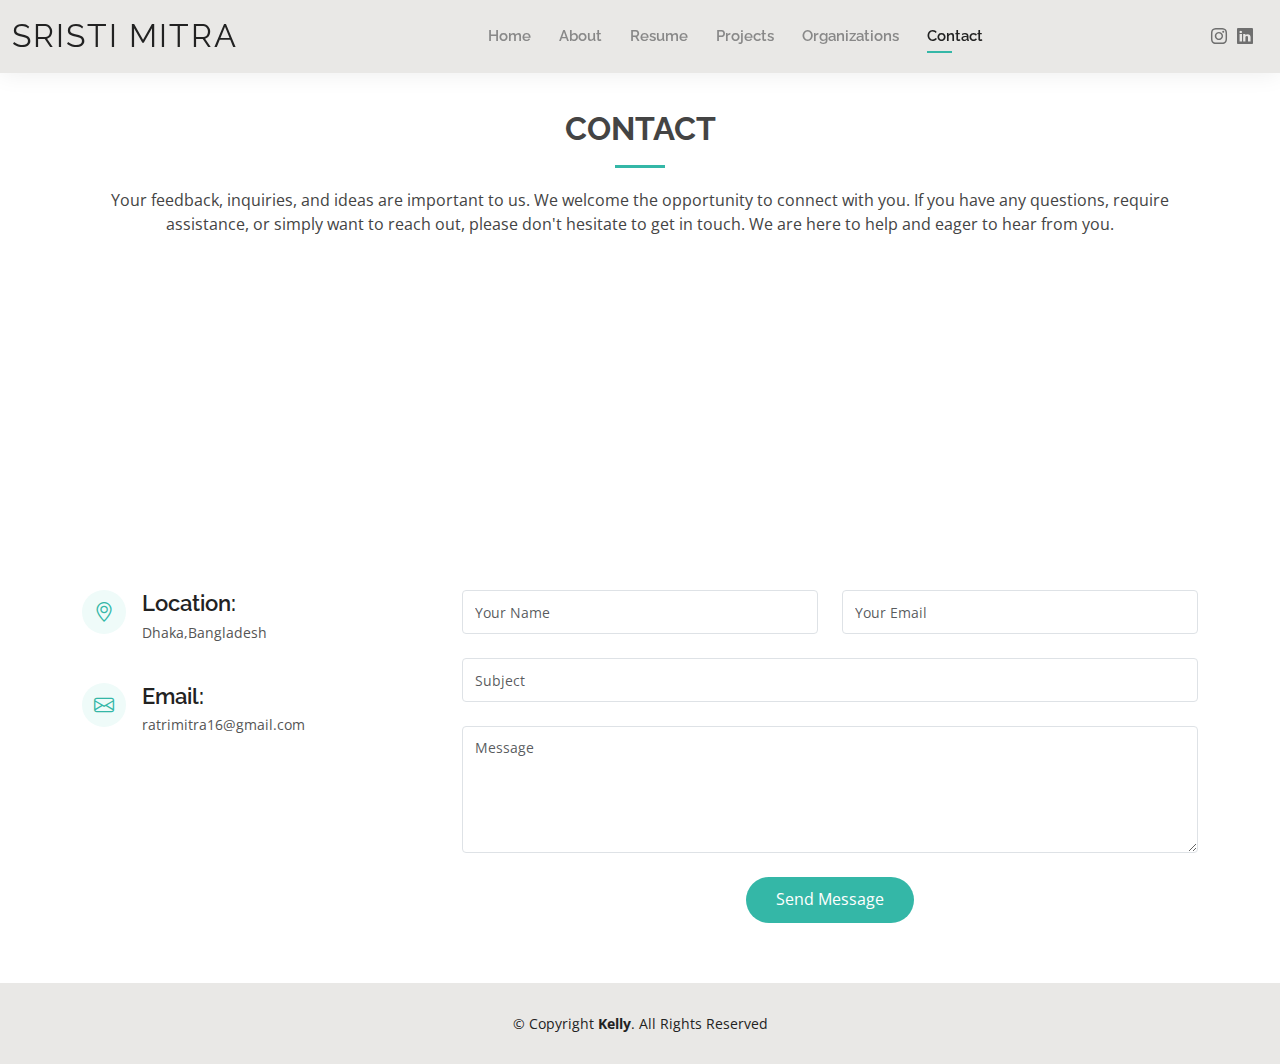
<file: contact.html>
<!DOCTYPE html>
<html lang="en">

<head>
  <meta charset="utf-8">
  <meta content="width=device-width, initial-scale=1.0" name="viewport">

  <title>Contact - Sristi Mitra</title>
  <meta content="" name="description">
  <meta content="" name="keywords">

  <!-- Favicons -->
  <link href="assets/img/favicon.png" rel="icon">
  <link href="assets/img/apple-touch-icon.png" rel="apple-touch-icon">

  <!-- Google Fonts -->
  <link href="https://fonts.googleapis.com/css?family=Open+Sans:300,300i,400,400i,600,600i,700,700i|Raleway:300,300i,400,400i,500,500i,600,600i,700,700i|Poppins:300,300i,400,400i,500,500i,600,600i,700,700i" rel="stylesheet">

  <!-- Vendor CSS Files -->
  <link href="assets/vendor/aos/aos.css" rel="stylesheet">
  <link href="assets/vendor/bootstrap/css/bootstrap.min.css" rel="stylesheet">
  <link href="assets/vendor/bootstrap-icons/bootstrap-icons.css" rel="stylesheet">
  <link href="assets/vendor/boxicons/css/boxicons.min.css" rel="stylesheet">
  <link href="assets/vendor/glightbox/css/glightbox.min.css" rel="stylesheet">
  <link href="assets/vendor/swiper/swiper-bundle.min.css" rel="stylesheet">

  <!-- Template Main CSS File -->
  <link href="assets/css/style.css" rel="stylesheet">
</head>

<body>

  <!-- ======= Header ======= -->
  <header id="header" class="fixed-top">
    <div class="container-fluid d-flex justify-content-between align-items-center">

      <h1 class="logo me-auto me-lg-0"><a href="index.html">Sristi Mitra</a></h1>
      <!-- Uncomment below if you prefer to use an image logo -->
      <!-- <a href="index.html" class="logo"><img src="assets/img/logo.png" alt="" class="img-fluid"></a>-->

      <nav id="navbar" class="navbar order-last order-lg-0">
        <ul>
          <li><a href="index.html">Home</a></li>
          <li><a href="about.html">About</a></li>
          <li><a href="resume.html">Resume</a></li>
          <li><a href="projects.html">Projects</a></li>
          <li><a href="portfolio.html">Organizations</a></li>
          <li><a class="active" href="contact.html">Contact</a></li>
        </ul>
        <i class="bi bi-list mobile-nav-toggle"></i>
      </nav><!-- .navbar -->

      <div class="header-social-links">

        <a href="https://instagram.com/a_sadburrito_?igshid=OGQ5ZDc2ODk2ZA==" class="instagram"><i class="bi bi-instagram"></i></a>
        <a href="https://www.linkedin.com/in/sristi-mitra-3260b11b4/" class="linkedin"><i class="bi bi-linkedin"></i></i></a>
      </div>

    </div>

  </header><!-- End Header -->

  <main id="main">

    <!-- ======= Contact Section ======= -->
    <section id="contact" class="contact">
      <div class="container" data-aos="fade-up">

        <div class="section-title">
          <h2>Contact</h2>
          <p>Your feedback, inquiries, and ideas are important to us. We welcome the opportunity to connect with you. If you have any questions, require assistance, or simply want to reach out, please don't hesitate to get in touch. We are here to help and eager to hear from you.</p>
        </div>

        <div>
          <iframe style="border:0; width: 100%; height: 270px;" src="https://www.google.com/maps/embed?pb=!1m18!1m12!1m3!1d116833.95338886735!2d90.419689!3d23.780840500000014!2m3!1f0!2f0!3f0!3m2!1i1024!2i768!4f13.1!3m3!1m2!1s0x3755b8b087026b81%3A0x8fa563bbdd5904c2!2sDhaka!5e0!3m2!1sen!2sbd!4v1698604173525!5m2!1sen!2sbd" frameborder="0" allowfullscreen></iframe>
        </div>

        <div class="row mt-5">

          <div class="col-lg-4">
            <div class="info">
              <div class="address">
                <i class="bi bi-geo-alt"></i>
                <h4>Location:</h4>
                <p>Dhaka,Bangladesh</p>
              </div>

              <div class="email">
                <i class="bi bi-envelope"></i>
                <h4>Email:</h4>
                <p>ratrimitra16@gmail.com</p>
              </div>

            </div>

          </div>

          <div class="col-lg-8 mt-5 mt-lg-0">

            <form action="forms/contact.php" method="post" role="form" class="php-email-form">
              <div class="row">
                <div class="col-md-6 form-group">
                  <input type="text" name="name" class="form-control" id="name" placeholder="Your Name" required>
                </div>
                <div class="col-md-6 form-group mt-3 mt-md-0">
                  <input type="email" class="form-control" name="email" id="email" placeholder="Your Email" required>
                </div>
              </div>
              <div class="form-group mt-3">
                <input type="text" class="form-control" name="subject" id="subject" placeholder="Subject" required>
              </div>
              <div class="form-group mt-3">
                <textarea class="form-control" name="message" rows="5" placeholder="Message" required></textarea>
              </div>
              <div class="my-3">
                <div class="loading">Loading</div>
                <div class="error-message"></div>
                <div class="sent-message">Your message has been sent. Thank you!</div>
              </div>
              <div class="text-center"><button type="submit">Send Message</button></div>
            </form>

          </div>

        </div>

      </div>
    </section><!-- End Contact Section -->

  </main><!-- End #main -->

  <!-- ======= Footer ======= -->
  <footer id="footer">
    <div class="container">
      <div class="copyright">
        &copy; Copyright <strong><span>Kelly</span></strong>. All Rights Reserved
      </div>
    </div>
  </footer><!-- End  Footer -->

  <div id="preloader"></div>
  <a href="#" class="back-to-top d-flex align-items-center justify-content-center"><i class="bi bi-arrow-up-short"></i></a>

  <!-- Vendor JS Files -->
  <script src="assets/vendor/purecounter/purecounter_vanilla.js"></script>
  <script src="assets/vendor/aos/aos.js"></script>
  <script src="assets/vendor/bootstrap/js/bootstrap.bundle.min.js"></script>
  <script src="assets/vendor/glightbox/js/glightbox.min.js"></script>
  <script src="assets/vendor/isotope-layout/isotope.pkgd.min.js"></script>
  <script src="assets/vendor/swiper/swiper-bundle.min.js"></script>
  <script src="assets/vendor/waypoints/noframework.waypoints.js"></script>
  <script src="assets/vendor/php-email-form/validate.js"></script>

  <!-- Template Main JS File -->
  <script src="assets/js/main.js"></script>

</body>

</html>
</file>
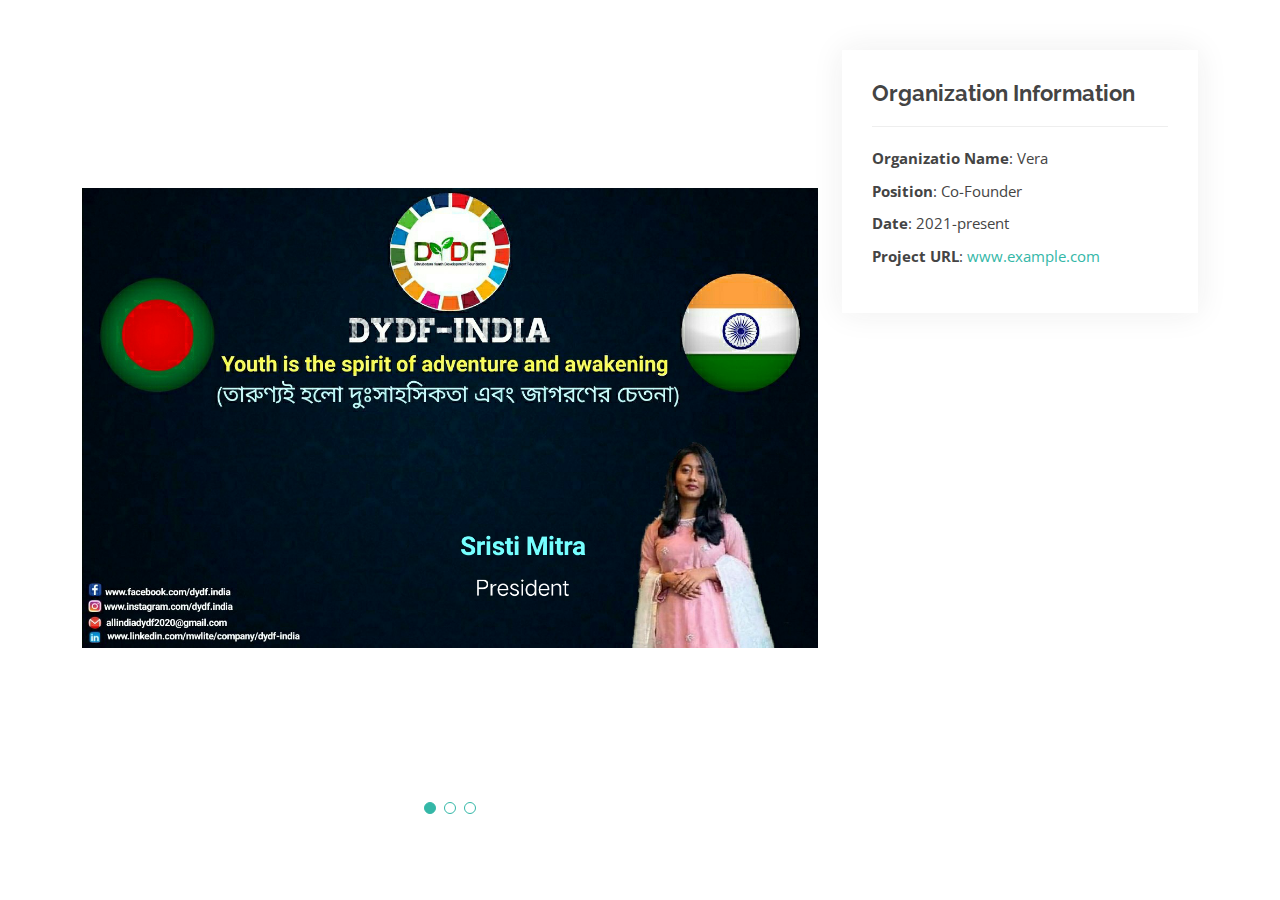
<file: portfolio details 2.html>
<!DOCTYPE html>
<html lang="en">

<head>
  <meta charset="utf-8">
  <meta content="width=device-width, initial-scale=1.0" name="viewport">

  <title>Portfolio Details - Sristi Mitra</title>
  <meta content="" name="description">
  <meta content="" name="keywords">

  <!-- Favicons -->
  <link href="assets/img/favicon.png" rel="icon">
  <link href="assets/img/apple-touch-icon.png" rel="apple-touch-icon">

  <!-- Google Fonts -->
  <link href="https://fonts.googleapis.com/css?family=Open+Sans:300,300i,400,400i,600,600i,700,700i|Raleway:300,300i,400,400i,500,500i,600,600i,700,700i|Poppins:300,300i,400,400i,500,500i,600,600i,700,700i" rel="stylesheet">

  <!-- Vendor CSS Files -->
  <link href="assets/vendor/aos/aos.css" rel="stylesheet">
  <link href="assets/vendor/bootstrap/css/bootstrap.min.css" rel="stylesheet">
  <link href="assets/vendor/bootstrap-icons/bootstrap-icons.css" rel="stylesheet">
  <link href="assets/vendor/boxicons/css/boxicons.min.css" rel="stylesheet">
  <link href="assets/vendor/glightbox/css/glightbox.min.css" rel="stylesheet">
  <link href="assets/vendor/swiper/swiper-bundle.min.css" rel="stylesheet">

  <!-- Template Main CSS File -->
  <link href="assets/css/style.css" rel="stylesheet">

</head>

<body>

  <main id="main">

    <!-- ======= Portfolio Details Section ======= -->
    <section id="portfolio-details" class="portfolio-details">
      <div class="container">

        <div class="row gy-4">

          <div class="col-lg-8">
            <div class="portfolio-details-slider swiper">
              <div class="swiper-wrapper align-items-center">

                <div class="swiper-slide">
                  <img src="assets\img\portfolio\portfolio-1.png" alt="">
                </div>

                <div class="swiper-slide">
                  <img src="assets\img\portfolio\portfolio-2.jfif" alt="">
                </div>

                <div class="swiper-slide">
                  <img src="assets\img\portfolio\portfolio-3.jpeg" alt="">
                </div>

              </div>
              <div class="swiper-pagination"></div>
            </div>
          </div>

          <div class="col-lg-4">
            <div class="portfolio-info">
              <h3>Organization Information</h3>
              <ul>
                <li><strong>Organizatio Name</strong>: Vera</li>
                <li><strong>Position</strong>: Co-Founder</li>
                <li><strong>Date</strong>: 2021-present</li>
                <li><strong>Project URL</strong>: <a href="#">www.example.com</a></li>
              </ul>
            </div>
          </div>

        </div>

      </div>
    </section><!-- End Portfolio Details Section -->

  </main><!-- End #main -->

  <div id="preloader"></div>
  <a href="#" class="back-to-top d-flex align-items-center justify-content-center"><i class="bi bi-arrow-up-short"></i></a>

  <!-- Vendor JS Files -->
  <script src="assets/vendor/purecounter/purecounter_vanilla.js"></script>
  <script src="assets/vendor/aos/aos.js"></script>
  <script src="assets/vendor/bootstrap/js/bootstrap.bundle.min.js"></script>
  <script src="assets/vendor/glightbox/js/glightbox.min.js"></script>
  <script src="assets/vendor/isotope-layout/isotope.pkgd.min.js"></script>
  <script src="assets/vendor/swiper/swiper-bundle.min.js"></script>
  <script src="assets/vendor/waypoints/noframework.waypoints.js"></script>
  <script src="assets/vendor/php-email-form/validate.js"></script>

  <!-- Template Main JS File -->
  <script src="assets/js/main.js"></script>

</body>

</html>
</file>
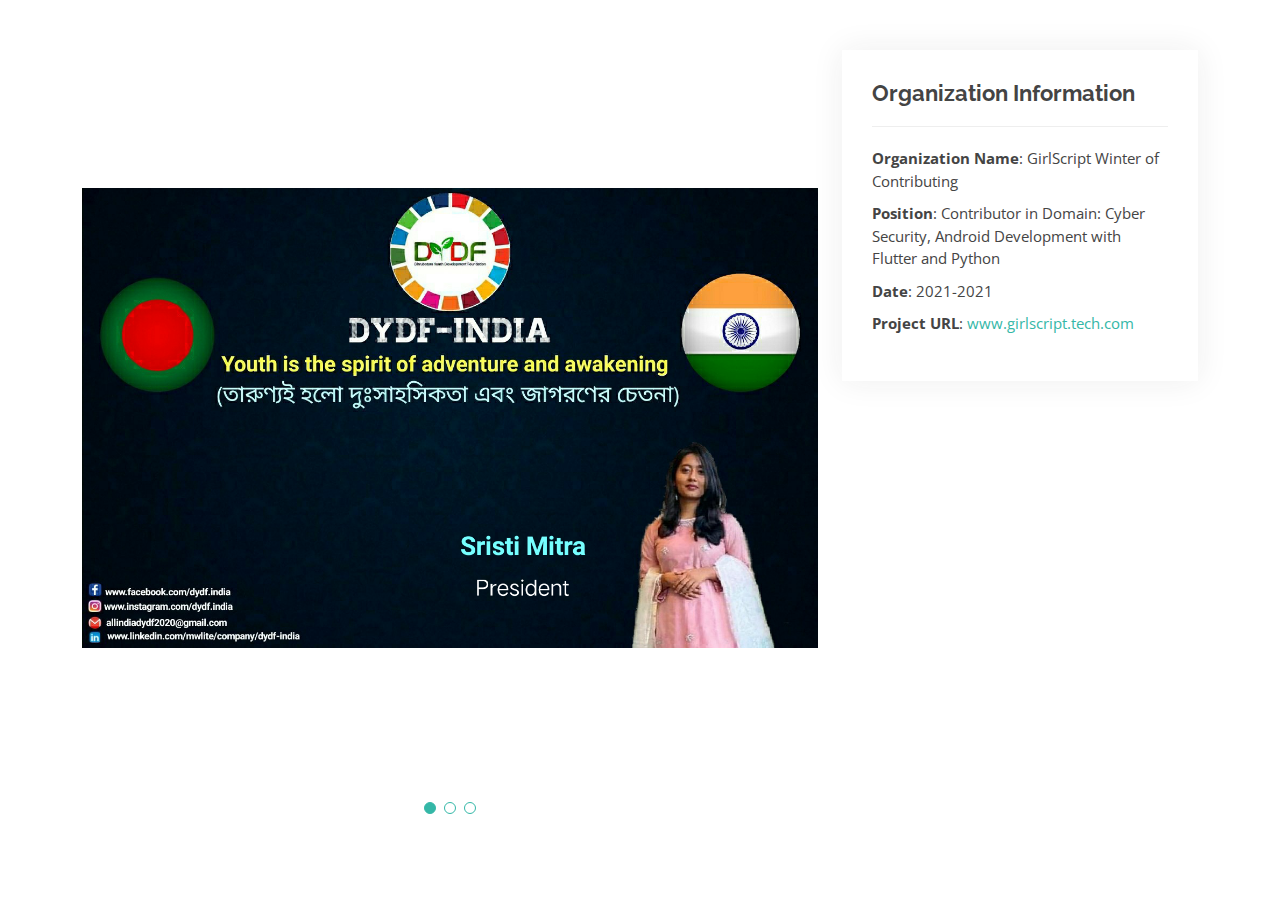
<file: portfolio details 3.html>
<!DOCTYPE html>
<html lang="en">

<head>
  <meta charset="utf-8">
  <meta content="width=device-width, initial-scale=1.0" name="viewport">

  <title>Portfolio Details - Sristi Mitra</title>
  <meta content="" name="description">
  <meta content="" name="keywords">

  <!-- Favicons -->
  <link href="assets/img/favicon.png" rel="icon">
  <link href="assets/img/apple-touch-icon.png" rel="apple-touch-icon">

  <!-- Google Fonts -->
  <link href="https://fonts.googleapis.com/css?family=Open+Sans:300,300i,400,400i,600,600i,700,700i|Raleway:300,300i,400,400i,500,500i,600,600i,700,700i|Poppins:300,300i,400,400i,500,500i,600,600i,700,700i" rel="stylesheet">

  <!-- Vendor CSS Files -->
  <link href="assets/vendor/aos/aos.css" rel="stylesheet">
  <link href="assets/vendor/bootstrap/css/bootstrap.min.css" rel="stylesheet">
  <link href="assets/vendor/bootstrap-icons/bootstrap-icons.css" rel="stylesheet">
  <link href="assets/vendor/boxicons/css/boxicons.min.css" rel="stylesheet">
  <link href="assets/vendor/glightbox/css/glightbox.min.css" rel="stylesheet">
  <link href="assets/vendor/swiper/swiper-bundle.min.css" rel="stylesheet">

  <!-- Template Main CSS File -->
  <link href="assets/css/style.css" rel="stylesheet">

</head>

<body>

  <main id="main">

    <!-- ======= Portfolio Details Section ======= -->
    <section id="portfolio-details" class="portfolio-details">
      <div class="container">

        <div class="row gy-4">

          <div class="col-lg-8">
            <div class="portfolio-details-slider swiper">
              <div class="swiper-wrapper align-items-center">

                <div class="swiper-slide">
                  <img src="assets\img\portfolio\portfolio-1.png" alt="">
                </div>

                <div class="swiper-slide">
                  <img src="assets\img\portfolio\portfolio-2.jfif" alt="">
                </div>

                <div class="swiper-slide">
                  <img src="assets\img\portfolio\portfolio-3.jpeg" alt="">
                </div>

              </div>
              <div class="swiper-pagination"></div>
            </div>
          </div>

          <div class="col-lg-4">
            <div class="portfolio-info">
              <h3>Organization Information</h3>
              <ul>
                <li><strong>Organization Name</strong>: GirlScript Winter of Contributing</li>
                <li><strong>Position</strong>: Contributor in Domain</strong>: Cyber Security, Android Development with Flutter and Python</li>
                <li><strong>Date</strong>: 2021-2021</li>
                <li><strong>Project URL</strong>: <a href="https://gwoc.girlscript.tech/">www.girlscript.tech.com</a></li>
              </ul>
            </div>
          </div>

        </div>

      </div>
    </section><!-- End Portfolio Details Section -->

  </main><!-- End #main -->

  <div id="preloader"></div>
  <a href="#" class="back-to-top d-flex align-items-center justify-content-center"><i class="bi bi-arrow-up-short"></i></a>

  <!-- Vendor JS Files -->
  <script src="assets/vendor/purecounter/purecounter_vanilla.js"></script>
  <script src="assets/vendor/aos/aos.js"></script>
  <script src="assets/vendor/bootstrap/js/bootstrap.bundle.min.js"></script>
  <script src="assets/vendor/glightbox/js/glightbox.min.js"></script>
  <script src="assets/vendor/isotope-layout/isotope.pkgd.min.js"></script>
  <script src="assets/vendor/swiper/swiper-bundle.min.js"></script>
  <script src="assets/vendor/waypoints/noframework.waypoints.js"></script>
  <script src="assets/vendor/php-email-form/validate.js"></script>

  <!-- Template Main JS File -->
  <script src="assets/js/main.js"></script>

</body>

</html>
</file>
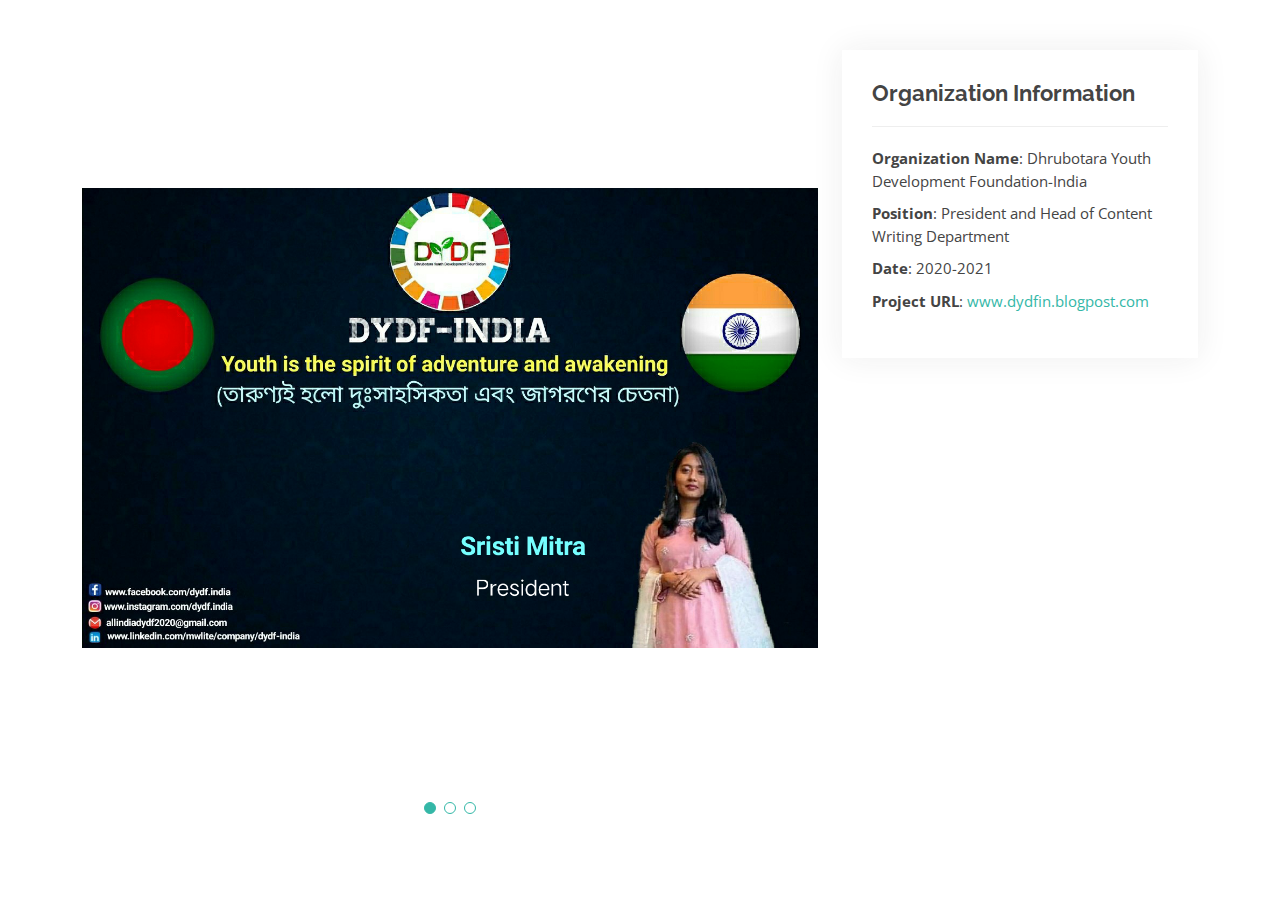
<file: portfolio-details.html>
<!DOCTYPE html>
<html lang="en">

<head>
  <meta charset="utf-8">
  <meta content="width=device-width, initial-scale=1.0" name="viewport">

  <title>Portfolio Details - Sristi Mitra</title>
  <meta content="" name="description">
  <meta content="" name="keywords">

  <!-- Favicons -->
  <link href="assets/img/favicon.png" rel="icon">
  <link href="assets/img/apple-touch-icon.png" rel="apple-touch-icon">

  <!-- Google Fonts -->
  <link href="https://fonts.googleapis.com/css?family=Open+Sans:300,300i,400,400i,600,600i,700,700i|Raleway:300,300i,400,400i,500,500i,600,600i,700,700i|Poppins:300,300i,400,400i,500,500i,600,600i,700,700i" rel="stylesheet">

  <!-- Vendor CSS Files -->
  <link href="assets/vendor/aos/aos.css" rel="stylesheet">
  <link href="assets/vendor/bootstrap/css/bootstrap.min.css" rel="stylesheet">
  <link href="assets/vendor/bootstrap-icons/bootstrap-icons.css" rel="stylesheet">
  <link href="assets/vendor/boxicons/css/boxicons.min.css" rel="stylesheet">
  <link href="assets/vendor/glightbox/css/glightbox.min.css" rel="stylesheet">
  <link href="assets/vendor/swiper/swiper-bundle.min.css" rel="stylesheet">

  <!-- Template Main CSS File -->
  <link href="assets/css/style.css" rel="stylesheet">

</head>

<body>

  <main id="main">

    <!-- ======= Portfolio Details Section ======= -->
    <section id="portfolio-details" class="portfolio-details">
      <div class="container">

        <div class="row gy-4">

          <div class="col-lg-8">
            <div class="portfolio-details-slider swiper">
              <div class="swiper-wrapper align-items-center">

                <div class="swiper-slide">
                  <img src="assets\img\portfolio\portfolio-1.png" alt="">
                </div>

                <div class="swiper-slide">
                  <img src="assets\img\portfolio\portfolio-2.jfif" alt="">
                </div>

                <div class="swiper-slide">
                  <img src="assets\img\portfolio\portfolio-3.jpeg" alt="">
                </div>

              </div>
              <div class="swiper-pagination"></div>
            </div>
          </div>

          <div class="col-lg-4">
            <div class="portfolio-info">
              <h3>Organization Information</h3>
              <ul>
                <li><strong>Organization Name</strong>: Dhrubotara Youth Development Foundation-India</li>
                <li><strong>Position</strong>: President and Head of Content Writing Department</li>
                <li><strong>Date</strong>: 2020-2021</li>
                <li><strong>Project URL</strong>: <a href="https://dydfin.blogspot.com/">www.dydfin.blogpost.com</a></li>
              </ul>
            </div>
          </div>

        </div>

      </div>
    </section><!-- End Portfolio Details Section -->

  </main><!-- End #main -->

  <div id="preloader"></div>
  <a href="#" class="back-to-top d-flex align-items-center justify-content-center"><i class="bi bi-arrow-up-short"></i></a>

  <!-- Vendor JS Files -->
  <script src="assets/vendor/purecounter/purecounter_vanilla.js"></script>
  <script src="assets/vendor/aos/aos.js"></script>
  <script src="assets/vendor/bootstrap/js/bootstrap.bundle.min.js"></script>
  <script src="assets/vendor/glightbox/js/glightbox.min.js"></script>
  <script src="assets/vendor/isotope-layout/isotope.pkgd.min.js"></script>
  <script src="assets/vendor/swiper/swiper-bundle.min.js"></script>
  <script src="assets/vendor/waypoints/noframework.waypoints.js"></script>
  <script src="assets/vendor/php-email-form/validate.js"></script>

  <!-- Template Main JS File -->
  <script src="assets/js/main.js"></script>

</body>

</html>
</file>
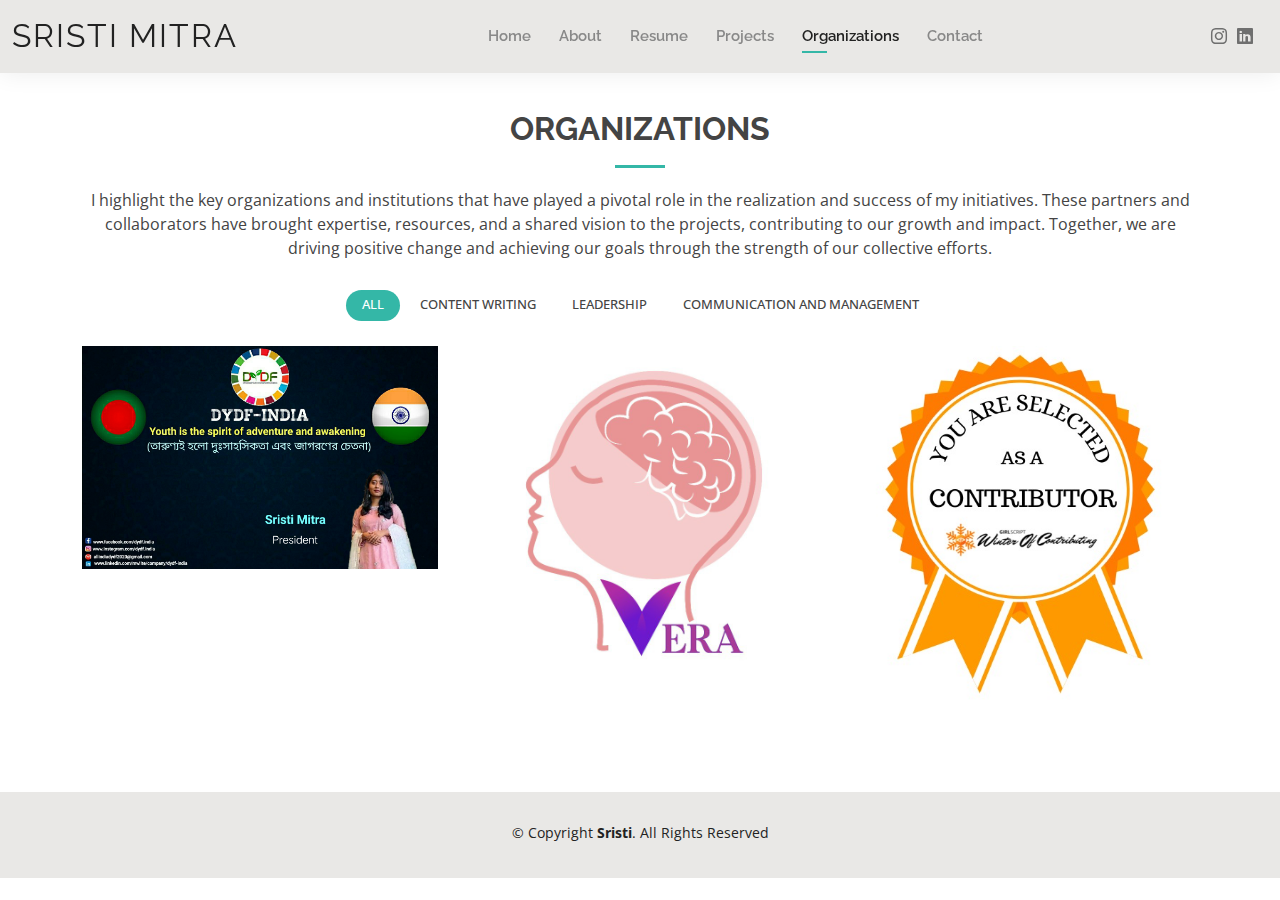
<file: portfolio.html>
<!DOCTYPE html>
<html lang="en">

<head>
  <meta charset="utf-8">
  <meta content="width=device-width, initial-scale=1.0" name="viewport">

  <title>Organizations - Sristi Mitra</title>
  <meta content="" name="description">
  <meta content="" name="keywords">

  <!-- Favicons -->
  <link href="assets/img/favicon.png" rel="icon">
  <link href="assets/img/apple-touch-icon.png" rel="apple-touch-icon">

  <!-- Google Fonts -->
  <link href="https://fonts.googleapis.com/css?family=Open+Sans:300,300i,400,400i,600,600i,700,700i|Raleway:300,300i,400,400i,500,500i,600,600i,700,700i|Poppins:300,300i,400,400i,500,500i,600,600i,700,700i" rel="stylesheet">

  <!-- Vendor CSS Files -->
  <link href="assets/vendor/aos/aos.css" rel="stylesheet">
  <link href="assets/vendor/bootstrap/css/bootstrap.min.css" rel="stylesheet">
  <link href="assets/vendor/bootstrap-icons/bootstrap-icons.css" rel="stylesheet">
  <link href="assets/vendor/boxicons/css/boxicons.min.css" rel="stylesheet">
  <link href="assets/vendor/glightbox/css/glightbox.min.css" rel="stylesheet">
  <link href="assets/vendor/swiper/swiper-bundle.min.css" rel="stylesheet">

  <!-- Template Main CSS File -->
  <link href="assets/css/style.css" rel="stylesheet">

</head>

<body>

  <!-- ======= Header ======= -->
  <header id="header" class="fixed-top">
    <div class="container-fluid d-flex justify-content-between align-items-center">

      <h1 class="logo me-auto me-lg-0"><a href="index.html">Sristi Mitra</a></h1>
      <!-- Uncomment below if you prefer to use an image logo -->
      <!-- <a href="index.html" class="logo"><img src="assets/img/logo.png" alt="" class="img-fluid"></a>-->

      <nav id="navbar" class="navbar order-last order-lg-0">
        <ul>
          <li><a href="index.html">Home</a></li>
          <li><a href="about.html">About</a></li>
          <li><a href="resume.html">Resume</a></li>
          <li><a href="projects.html">Projects</a></li>
          <li><a class="active" href="portfolio.html">Organizations</a></li>
          <li><a href="contact.html">Contact</a></li>
        </ul>
        <i class="bi bi-list mobile-nav-toggle"></i>
      </nav><!-- .navbar -->

      <div class="header-social-links">
        <a href="https://instagram.com/a_sadburrito_?igshid=OGQ5ZDc2ODk2ZA==" class="instagram"><i class="bi bi-instagram"></i></a>
        <a href="https://www.linkedin.com/in/sristi-mitra-3260b11b4/" class="linkedin"><i class="bi bi-linkedin"></i></i></a>
      </div>

    </div>

  </header><!-- End Header -->

  <main id="main">

    <!-- ======= Portfolio Section ======= -->
    <section id="portfolio" class="portfolio">
      <div class="container" data-aos="fade-up">

        <div class="section-title">
          <h2>Organizations</h2>
          <p>I highlight the key organizations and institutions that have played a pivotal role in the realization and success of my initiatives. These partners and collaborators have brought expertise, resources, and a shared vision to the projects, contributing to our growth and impact. Together, we are driving positive change and achieving our goals through the strength of our collective efforts. 
          </p>
        </div>

        <div class="row" data-aos="fade-up" data-aos-delay="100">
          <div class="col-lg-12 d-flex justify-content-center">
            <ul id="portfolio-flters">
              <li data-filter="*" class="filter-active">All</li>
              <li data-filter=".filter-app">Content Writing</li>
              <li data-filter=".filter-card">Leadership</li>
              <li data-filter=".filter-web">Communication and Management</li>
            </ul>
          </div>
        </div>

        <div class="row portfolio-container" data-aos="fade-up" data-aos-delay="200">

          <div class="col-lg-4 col-md-6 portfolio-item filter-app">
            <div class="portfolio-wrap">
              <img src="assets\img\portfolio\portfolio-1.png" class="img-fluid" alt="">
              <div class="portfolio-info">
                <h4>Content Writing</h4>
                <p>Dhrubotara Youth Development Foundation</p>
                <div class="portfolio-links">
                  <a href="assets\img\portfolio\portfolio-1.png" data-gallery="portfolioGallery" class="portfolio-lightbox" title="App 1"><i class="bx bx-plus"></i></a>
                  <a href="portfolio-details.html" class="portfolio-details-lightbox" data-glightbox="type: external" title="Portfolio Details"><i class="bx bx-link"></i></a>
                </div>
              </div>
            </div>
          </div>

          <div class="col-lg-4 col-md-6 portfolio-item filter-web">
            <div class="portfolio-wrap">
              <img src="assets\img\portfolio\portfolio-2.jfif" class="img-fluid" alt="">
              <div class="portfolio-info">
                <h4>Leadership </h4>
                <p>Vera</p>
                <div class="portfolio-links">
                  <a href="assets\img\portfolio\portfolio-2.jfif" data-gallery="portfolioGallery" class="portfolio-lightbox" title="Web 3"><i class="bx bx-plus"></i></a>
                  <a href="portfolio details 2.html" class="portfolio-details-lightbox" data-glightbox="type: external" title="Portfolio Details"><i class="bx bx-link"></i></a>
                </div>
              </div>
            </div>
          </div>

          <div class="col-lg-4 col-md-6 portfolio-item filter-card">
            <div class="portfolio-wrap">
              <img src="assets\img\portfolio\portfolio-3.jpeg" class="img-fluid" alt="">
              <div class="portfolio-info">
                <h4>Communication and Management </h4>
                <p>Contributor in Cyber Security</p>
                <div class="portfolio-links">
                  <a href="assets\img\portfolio\portfolio-3.jpeg" data-gallery="portfolioGallery" class="portfolio-lightbox" title="Card 2"><i class="bx bx-plus"></i></a>
                  <a href="portfolio details 3.html" class="portfolio-details-lightbox" data-glightbox="type: external" title="Portfolio Details"><i class="bx bx-link"></i></a>
                </div>
              </div>
            </div>
          </div>

        
            </div>
          </div>

              </div>
            </div>
          </div>

        </div>

      </div>
    </section><!-- End Portfolio Section -->

  </main><!-- End #main -->

  <!-- ======= Footer ======= -->
  <footer id="footer">
    <div class="container">
      <div class="copyright">
        &copy; Copyright <strong><span>Sristi</span></strong>. All Rights Reserved
      </div>
      <div class="credits">
    </div>
  </footer><!-- End  Footer -->

  <div id="preloader"></div>
  <a href="#" class="back-to-top d-flex align-items-center justify-content-center"><i class="bi bi-arrow-up-short"></i></a>

  <!-- Vendor JS Files -->
  <script src="assets/vendor/purecounter/purecounter_vanilla.js"></script>
  <script src="assets/vendor/aos/aos.js"></script>
  <script src="assets/vendor/bootstrap/js/bootstrap.bundle.min.js"></script>
  <script src="assets/vendor/glightbox/js/glightbox.min.js"></script>
  <script src="assets/vendor/isotope-layout/isotope.pkgd.min.js"></script>
  <script src="assets/vendor/swiper/swiper-bundle.min.js"></script>
  <script src="assets/vendor/waypoints/noframework.waypoints.js"></script>
  <script src="assets/vendor/php-email-form/validate.js"></script>

  <!-- Template Main JS File -->
  <script src="assets/js/main.js"></script>

</body>

</html>
</file>
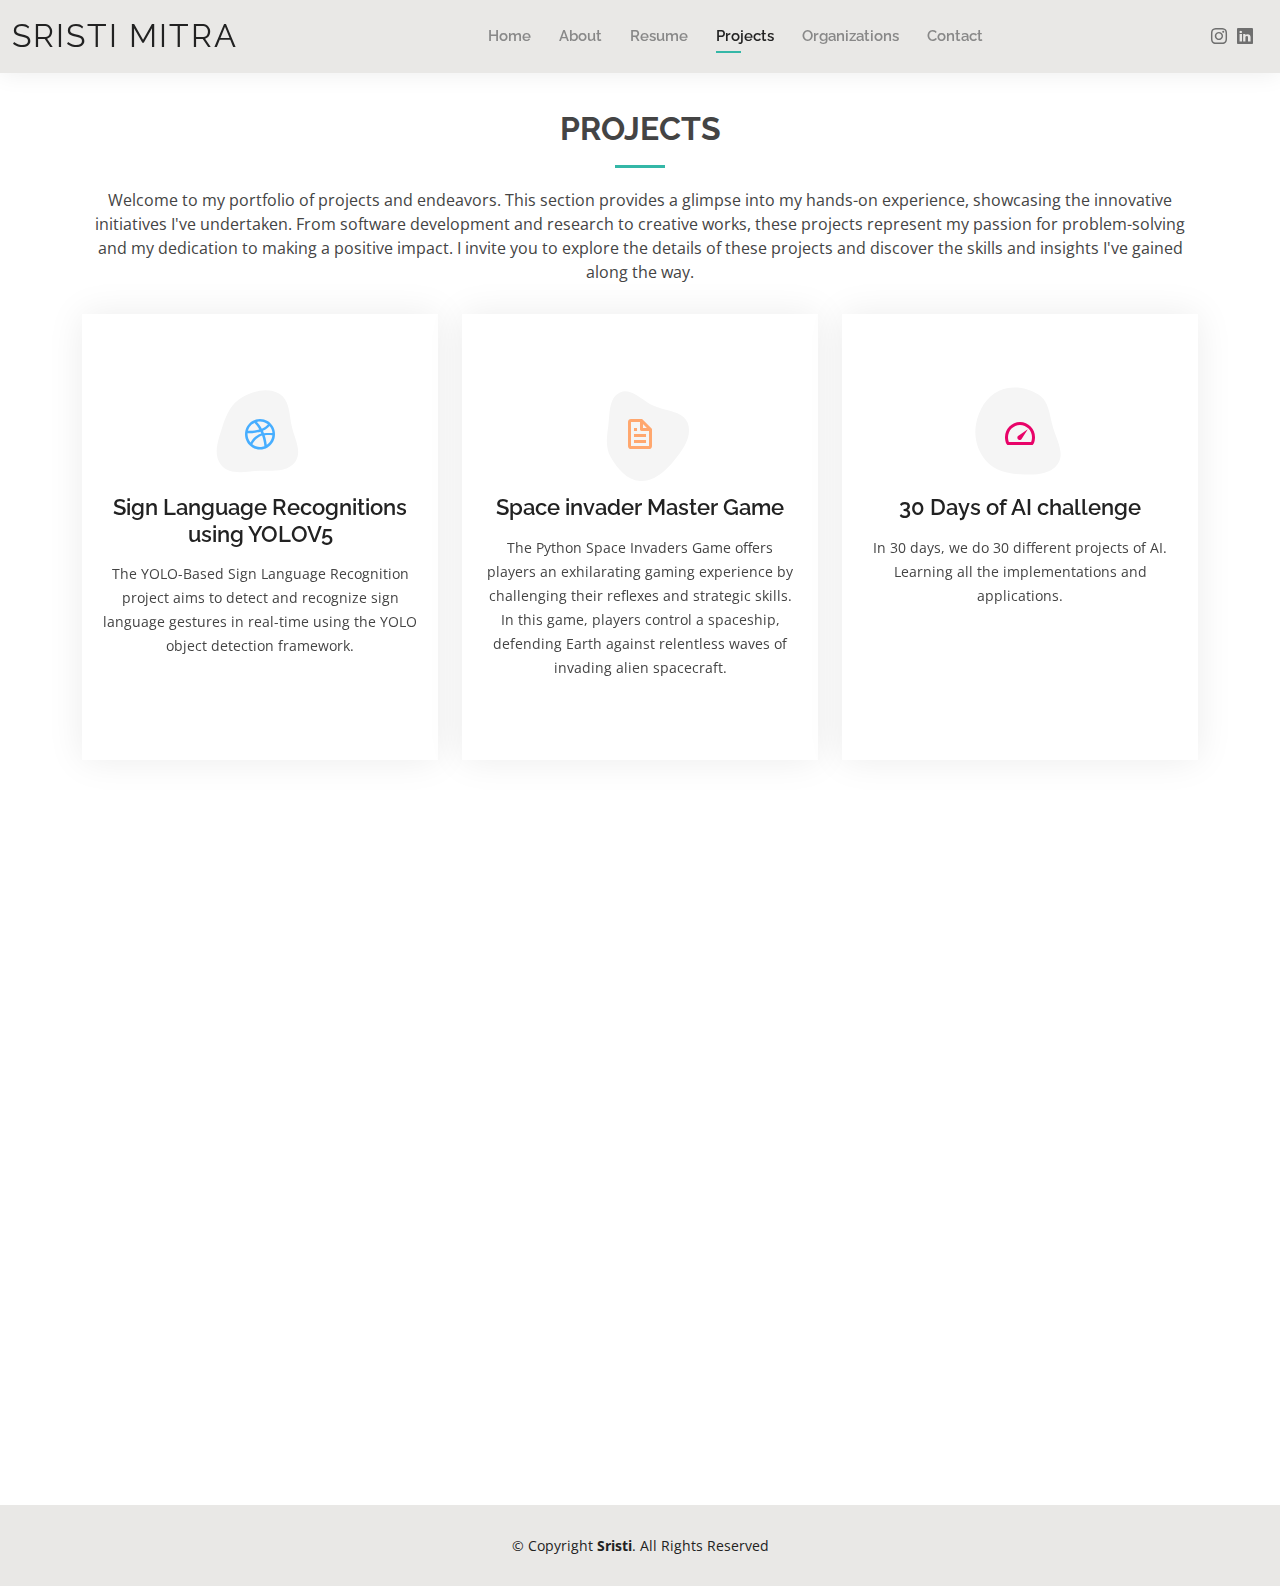
<file: projects.html>
<!DOCTYPE html>
<html lang="en">

<head>
  <meta charset="utf-8">
  <meta content="width=device-width, initial-scale=1.0" name="viewport">

  <title>Services - Sristi Mitra</title>
  <meta content="" name="description">
  <meta content="" name="keywords">

  <!-- Favicons -->
  <link href="assets/img/favicon.png" rel="icon">
  <link href="assets/img/apple-touch-icon.png" rel="apple-touch-icon">

  <!-- Google Fonts -->
  <link href="https://fonts.googleapis.com/css?family=Open+Sans:300,300i,400,400i,600,600i,700,700i|Raleway:300,300i,400,400i,500,500i,600,600i,700,700i|Poppins:300,300i,400,400i,500,500i,600,600i,700,700i" rel="stylesheet">

  <!-- Vendor CSS Files -->
  <link href="assets/vendor/aos/aos.css" rel="stylesheet">
  <link href="assets/vendor/bootstrap/css/bootstrap.min.css" rel="stylesheet">
  <link href="assets/vendor/bootstrap-icons/bootstrap-icons.css" rel="stylesheet">
  <link href="assets/vendor/boxicons/css/boxicons.min.css" rel="stylesheet">
  <link href="assets/vendor/glightbox/css/glightbox.min.css" rel="stylesheet">
  <link href="assets/vendor/swiper/swiper-bundle.min.css" rel="stylesheet">

  <!-- Template Main CSS File -->
  <link href="assets/css/style.css" rel="stylesheet">

</head>

<body>

  <!-- ======= Header ======= -->
  <header id="header" class="fixed-top">
    <div class="container-fluid d-flex justify-content-between align-items-center">

      <h1 class="logo me-auto me-lg-0"><a href="index.html">Sristi Mitra</a></h1>
      <!-- Uncomment below if you prefer to use an image logo -->
      <!-- <a href="index.html" class="logo"><img src="assets/img/logo.png" alt="" class="img-fluid"></a>-->

      <nav id="navbar" class="navbar order-last order-lg-0">
        <ul>
          <li><a href="index.html">Home</a></li>
          <li><a href="about.html">About</a></li>
          <li><a href="resume.html">Resume</a></li>
          <li><a class="active" href="projects.html">Projects</a></li>
          <li><a href="portfolio.html">Organizations</a></li>
          <li><a href="contact.html">Contact</a></li>
        </ul>
        <i class="bi bi-list mobile-nav-toggle"></i>
      </nav><!-- .navbar -->

      <div class="header-social-links">
        <a href="https://instagram.com/a_sadburrito_?igshid=OGQ5ZDc2ODk2ZA==" class="instagram"><i class="bi bi-instagram"></i></a>
        <a href="https://www.linkedin.com/in/sristi-mitra-3260b11b4/" class="linkedin"><i class="bi bi-linkedin"></i></i></a>
      </div>

    </div>

  </header><!-- End Header -->

  <main id="main">

    <!-- ======= Services Section ======= -->
    <section id="services" class="services">
      <div class="container" data-aos="fade-up">

        <div class="section-title">
          <h2>Projects</h2>
          <p>Welcome to my portfolio of projects and endeavors. This section provides a glimpse into my hands-on experience, showcasing the innovative initiatives I've undertaken. From software development and research to creative works, these projects represent my passion for problem-solving and my dedication to making a positive impact. I invite you to explore the details of these projects and discover the skills and insights I've gained along the way.</p>
        </div>

        <div class="row">
          <div class="col-lg-4 col-md-6 d-flex align-items-stretch" data-aos="zoom-in" data-aos-delay="100">
            <div class="icon-box iconbox-blue">
              <div class="icon">
                <svg width="100" height="100" viewBox="0 0 600 600" xmlns="http://www.w3.org/2000/svg">
                  <path stroke="none" stroke-width="0" fill="#f5f5f5" d="M300,521.0016835830174C376.1290562159157,517.8887921683347,466.0731472004068,529.7835943286574,510.70327084640275,468.03025145048787C554.3714126377745,407.6079735673963,508.03601936045806,328.9844924480964,491.2728898941984,256.3432110539036C474.5976632858925,184.082847569629,479.9380746630129,96.60480741107993,416.23090153303,58.64404602377083C348.86323505073057,18.502131276798302,261.93793281208167,40.57373210992963,193.5410806939664,78.93577620505333C130.42746243093433,114.334589627462,98.30271207620316,179.96522072025542,76.75703585869454,249.04625023123273C51.97151888228291,328.5150500222984,13.704378332031375,421.85034740162234,66.52175969318436,486.19268352777647C119.04800174914682,550.1803526380478,217.28368757567262,524.383925680826,300,521.0016835830174"></path>
                </svg>
                <i class="bx bxl-dribbble"></i>
              </div>
              <h4><a href="https://github.com/sristiM123/SIgn-Language-Recognition-using-YOLO-V5">Sign Language Recognitions using YOLOV5</a></h4>
              <p>The YOLO-Based Sign Language Recognition project aims to detect and recognize sign language gestures in real-time using the YOLO object detection framework.</p>
            </div>
          </div>

          <div class="col-lg-4 col-md-6 d-flex align-items-stretch mt-4 mt-md-0" data-aos="zoom-in" data-aos-delay="200">
            <div class="icon-box iconbox-orange ">
              <div class="icon">
                <svg width="100" height="100" viewBox="0 0 600 600" xmlns="https://github.com/sristiM123/SIgn-Language-Recognition-using-YOLO-V5">
                  <path stroke="none" stroke-width="0" fill="#f5f5f5" d="M300,582.0697525312426C382.5290701553225,586.8405444964366,449.9789794690241,525.3245884688669,502.5850820975895,461.55621195738473C556.606425686781,396.0723002908107,615.8543463187945,314.28637112970534,586.6730223649479,234.56875336149918C558.9533121215079,158.8439757836574,454.9685369536778,164.00468322053177,381.49747125262974,130.76875717737553C312.15926192815925,99.40240125094834,248.97055460311594,18.661163978235184,179.8680185752513,50.54337015887873C110.5421016452524,82.52863877960104,119.82277516462835,180.83849132639028,109.12597500060166,256.43424936330496C100.08760227029461,320.3096726198365,92.17705696193138,384.0621239912766,124.79988738764834,439.7174275375508C164.83382741302287,508.01625554203684,220.96474134820875,577.5009287672846,300,582.0697525312426"></path>
                </svg>
                <i class="bx bx-file"></i>
              </div>
              <h4><a href="https://github.com/sristiM123/Space-Invader-Master-Game">Space invader Master Game</a></h4>
              <p>The Python Space Invaders Game offers players an exhilarating gaming experience by challenging their reflexes and strategic skills. In this game, players control a spaceship, defending Earth against relentless waves of invading alien spacecraft.</p>
            </div>
          </div>

          <div class="col-lg-4 col-md-6 d-flex align-items-stretch mt-4 mt-lg-0" data-aos="zoom-in" data-aos-delay="300">
            <div class="icon-box iconbox-pink">
              <div class="icon">
                <svg width="100" height="100" viewBox="0 0 600 600" xmlns="https://github.com/sristiM123/Space-Invader-Master-Game">
                  <path stroke="none" stroke-width="0" fill="#f5f5f5" d="M300,541.5067337569781C382.14930387511276,545.0595476570109,479.8736841581634,548.3450877840088,526.4010558755058,480.5488172755941C571.5218469581645,414.80211281144784,517.5187510058486,332.0715597781072,496.52539010469104,255.14436215662573C477.37192572678356,184.95920475031193,473.57363656557914,105.61284051026155,413.0603344069578,65.22779650032875C343.27470386102294,18.654635553484475,251.2091493199835,5.337323636656869,175.0934190732945,40.62881213300186C97.87086631185822,76.43348514350839,51.98124368387456,156.15599469081315,36.44837278890362,239.84606092416172C21.716077023791087,319.22268207091537,43.775223500013084,401.1760424656574,96.891909868211,461.97329694683043C147.22146801428983,519.5804099606455,223.5754009179313,538.201503339737,300,541.5067337569781"></path>
                </svg>
                <i class="bx bx-tachometer"></i>
              </div>
              <h4><a href="https://github.com/sristiM123/AI-30-days-challenge-">30 Days of AI challenge</a></h4>
              <p>In 30 days, we do 30 different projects of AI. Learning all the implementations and applications.</p>
            </div>
          </div>

          <div class="col-lg-4 col-md-6 d-flex align-items-stretch mt-4" data-aos="zoom-in" data-aos-delay="100">
            <div class="icon-box iconbox-yellow">
              <div class="icon">
                <svg width="100" height="100" viewBox="0 0 600 600" xmlns="https://github.com/sristiM123/AI-30-days-challenge-">
                  <path stroke="none" stroke-width="0" fill="#f5f5f5" d="M300,503.46388370962813C374.79870501325706,506.71871716319447,464.8034551963731,527.1746412648533,510.4981551193396,467.86667711651364C555.9287308511215,408.9015244558933,512.6030010748507,327.5744911775523,490.211057578863,256.5855673507754C471.097692560561,195.9906835881958,447.69079081568157,138.11976852964426,395.19560036434837,102.3242989838813C329.3053358748298,57.3949838291264,248.02791733380457,8.279543830951368,175.87071277845988,42.242879143198664C103.41431057327972,76.34704239035025,93.79494320519305,170.9812938413882,81.28167332365135,250.07896920659033C70.17666984294237,320.27484674793965,64.84698225790005,396.69656628748305,111.28512138212992,450.4950937839243C156.20124167950087,502.5303643271138,231.32542653798444,500.4755392045468,300,503.46388370962813"></path>
                </svg>
                <i class="bx bx-layer"></i>
              </div>
              <h4><a href="https://github.com/sristiM123/Student-Database-Management-System">Student Database Management System</a></h4>
              <p>The Student Database Management System is a vital tool for educational institutions, designed to streamline and organize student information efficiently. With SDMS, educational administrators and faculty can easily manage student records, track academic progress, and ensure smooth communication, ultimately enhancing the educational experience.</p>
            </div>
          </div>

          <div class="col-lg-4 col-md-6 d-flex align-items-stretch mt-4" data-aos="zoom-in" data-aos-delay="200">
            <div class="icon-box iconbox-red">
              <div class="icon">
                <svg width="100" height="100" viewBox="0 0 600 600" xmlns="https://github.com/sristiM123/Student-Database-Management-System">
                  <path stroke="none" stroke-width="0" fill="#f5f5f5" d="M300,532.3542879108572C369.38199826031484,532.3153073249985,429.10787420159085,491.63046689027357,474.5244479745417,439.17860296908856C522.8885846962883,383.3225815378663,569.1668002868075,314.3205725914397,550.7432151929288,242.7694973846089C532.6665558377875,172.5657663291529,456.2379748765914,142.6223662098291,390.3689995646985,112.34683881706744C326.66090330228417,83.06452184765237,258.84405631176094,53.51806209861945,193.32584062364296,78.48882559362697C121.61183558270385,105.82097193414197,62.805066853699245,167.19869350419734,48.57481801355237,242.6138429142374C34.843463184063346,315.3850353017275,76.69343916112496,383.4422959591041,125.22947124332185,439.3748458443577C170.7312796277747,491.8107796887764,230.57421082200815,532.3932930995766,300,532.3542879108572"></path>
                </svg>
                <i class="bx bx-slideshow"></i>
              </div>
              <h4><a href="https://github.com/sristiM123/Food-Ordering-System">Food Ordering System</a></h4>
              <p>Our C++ Food Ordering System allows customers to browse through a variety of menus, place orders, and make secure payments effortlessly. It also provides restaurant owners with an efficient way to manage incoming orders and track their inventory.</p>
            </div>
          </div>

          <div class="col-lg-4 col-md-6 d-flex align-items-stretch mt-4" data-aos="zoom-in" data-aos-delay="300">
            <div class="icon-box iconbox-teal">
              <div class="icon">
                <svg width="100" height="100" viewBox="0 0 600 600" xmlns="https://github.com/sristiM123/Food-Ordering-System">
                  <path stroke="none" stroke-width="0" fill="#f5f5f5" d="M300,566.797414625762C385.7384707136149,576.1784315230908,478.7894351017131,552.8928747891023,531.9192734346935,484.94944893311C584.6109503024035,417.5663521118492,582.489472248146,322.67544863468447,553.9536738515405,242.03673114598146C529.1557734026468,171.96086150256528,465.24506316201064,127.66468636344209,395.9583748389544,100.7403814666027C334.2173773831606,76.7482773500951,269.4350130405921,84.62216499799875,207.1952322260088,107.2889140133804C132.92018162631612,134.33871894543012,41.79353780512637,160.00259165414826,22.644507872594943,236.69541883565114C3.319112789854554,314.0945973066697,72.72355303640163,379.243833228382,124.04198916343866,440.3218312028393C172.9286146004772,498.5055451809895,224.45579914871206,558.5317968840102,300,566.797414625762"></path>
                </svg>
                <i class="bx bx-arch"></i>
              </div>
              <h4><a href="https://github.com/sristiM123/Alzehmers-Detection">Alzheimer's Detection</a></h4>
              <p>The Alzheimer's Detection Project is a groundbreaking initiative aimed at harnessing the power of technology and data science to identify and detect early signs of Alzheimer's disease. Alzheimer's is a progressive neurodegenerative disorder with a significant impact on individuals and their families. Early detection is key to improving patient outcomes, and this project is dedicated to developing innovative solutions to identify potential Alzheimer's cases at their earliest stages. Through cutting-edge research and technology, we aim to make a meaningful impact in the fight against Alzheimer's disease.</p>
            </div>
          </div>

        </div>

      </div>
    </section><!-- End Services Section -->

  </main><!-- End #main -->

  <!-- ======= Footer ======= -->
  <footer id="footer">
    <div class="container">
      <div class="copyright">
        &copy; Copyright <strong><span>Sristi</span></strong>. All Rights Reserved
      </div>

    </div>
  </footer><!-- End  Footer -->

  <div id="preloader"></div>
  <a href="#" class="back-to-top d-flex align-items-center justify-content-center"><i class="bi bi-arrow-up-short"></i></a>

  <!-- Vendor JS Files -->
  <script src="assets/vendor/purecounter/purecounter_vanilla.js"></script>
  <script src="assets/vendor/aos/aos.js"></script>
  <script src="assets/vendor/bootstrap/js/bootstrap.bundle.min.js"></script>
  <script src="assets/vendor/glightbox/js/glightbox.min.js"></script>
  <script src="assets/vendor/isotope-layout/isotope.pkgd.min.js"></script>
  <script src="assets/vendor/swiper/swiper-bundle.min.js"></script>
  <script src="assets/vendor/waypoints/noframework.waypoints.js"></script>
  <script src="assets/vendor/php-email-form/validate.js"></script>

  <!-- Template Main JS File -->
  <script src="assets/js/main.js"></script>

</body>

</html>
</file>
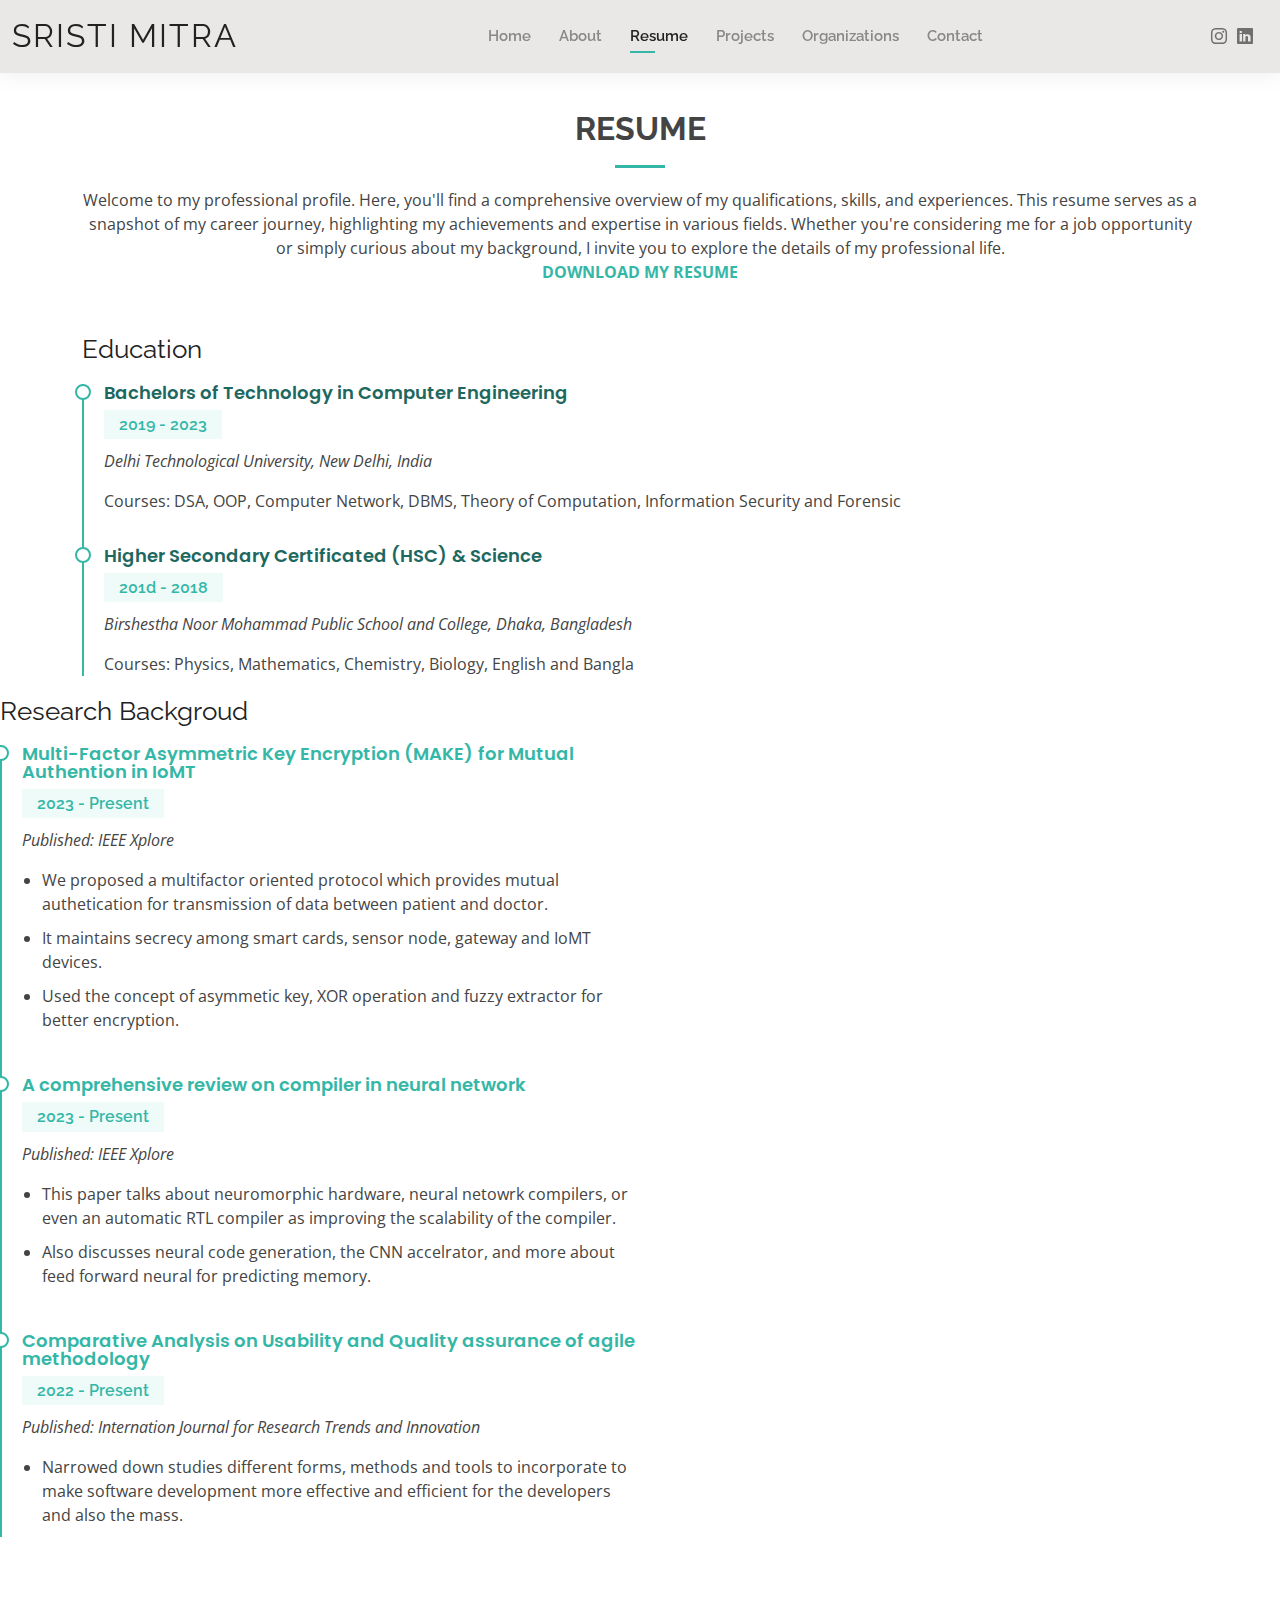
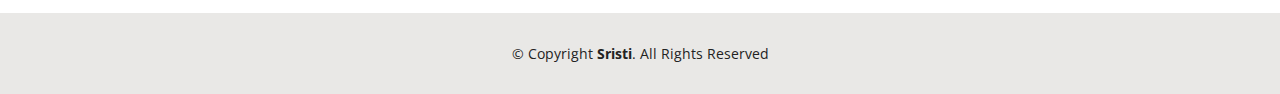
<file: resume.html>
<!DOCTYPE html>
<html lang="en">

<head>
  <meta charset="utf-8">
  <meta content="width=device-width, initial-scale=1.0" name="viewport">

  <title>Resume - Sristi Mitra</title>
  <meta content="" name="description">
  <meta content="" name="keywords">

  <!-- Favicons -->
  <link href="assets/img/favicon.png" rel="icon">
  <link href="assets/img/apple-touch-icon.png" rel="apple-touch-icon">

  <!-- Google Fonts -->
  <link href="https://fonts.googleapis.com/css?family=Open+Sans:300,300i,400,400i,600,600i,700,700i|Raleway:300,300i,400,400i,500,500i,600,600i,700,700i|Poppins:300,300i,400,400i,500,500i,600,600i,700,700i" rel="stylesheet">

  <!-- Vendor CSS Files -->
  <link href="assets/vendor/aos/aos.css" rel="stylesheet">
  <link href="assets/vendor/bootstrap/css/bootstrap.min.css" rel="stylesheet">
  <link href="assets/vendor/bootstrap-icons/bootstrap-icons.css" rel="stylesheet">
  <link href="assets/vendor/boxicons/css/boxicons.min.css" rel="stylesheet">
  <link href="assets/vendor/glightbox/css/glightbox.min.css" rel="stylesheet">
  <link href="assets/vendor/swiper/swiper-bundle.min.css" rel="stylesheet">

  <!-- Template Main CSS File -->
  <link href="assets/css/style.css" rel="stylesheet">
</head>

<body>

  <!-- ======= Header ======= -->
  <header id="header" class="fixed-top">
    <div class="container-fluid d-flex justify-content-between align-items-center">

      <h1 class="logo me-auto me-lg-0"><a href="index.html">Sristi Mitra</a></h1>
      <!-- Uncomment below if you prefer to use an image logo -->
      <!-- <a href="index.html" class="logo"><img src="assets/img/logo.png" alt="" class="img-fluid"></a>-->

      <nav id="navbar" class="navbar order-last order-lg-0">
        <ul>
          <li><a href="index.html">Home</a></li>
          <li><a href="about.html">About</a></li>
          <li><a class="active" href="resume.html">Resume</a></li>
          <li><a href="projects.html">Projects</a></li>
          <li><a href="portfolio.html">Organizations</a></li>
          <li><a href="contact.html">Contact</a></li>
        </ul>
        <i class="bi bi-list mobile-nav-toggle"></i>
      </nav><!-- .navbar -->

      <div class="header-social-links">
        <a href="https://instagram.com/a_sadburrito_?igshid=OGQ5ZDc2ODk2ZA==" class="instagram"><i class="bi bi-instagram"></i></a>
        <a href="https://www.linkedin.com/in/sristi-mitra-3260b11b4/" class="linkedin"><i class="bi bi-linkedin"></i></i></a>
      </div>

    </div>

  </header><!-- End Header -->

  <main id="main">

    <!-- ======= Resume Section ======= -->
    <section id="resume" class="resume">
      <div class="container" data-aos="fade-up">

        <div class="section-title">
          <h2>Resume</h2>
          <p>Welcome to my professional profile. Here, you'll find a comprehensive overview of my qualifications, skills, and experiences. This resume serves as a snapshot of my career journey, highlighting my achievements and expertise in various fields. Whether you're considering me for a job opportunity or simply curious about my background, I invite you to explore the details of my professional life.</p>
          <a href="https://drive.google.com/file/d/18N_mkzhSE24iruth0-DKLyCTX5KPJ8Qv/view?usp=sharing"><b>DOWNLOAD MY RESUME</b></a>
        </div>

            <h3 class="resume-title">Education</h3>
            <div class="resume-item">
              <h4>Bachelors of Technology in Computer Engineering</h4>
              <h5>2019 - 2023</h5>
              <p><em>Delhi Technological University, New Delhi, India</em></p>
              <p>Courses: DSA, OOP, Computer Network, DBMS, Theory of Computation, Information Security and Forensic</p>
            </div>
            <div class="resume-item">
              <h4>Higher Secondary Certificated (HSC) &amp; Science</h4>
              <h5>201d - 2018</h5>
              <p><em>Birshestha Noor Mohammad Public School and College, Dhaka, Bangladesh</em></p>
              <p>Courses: Physics, Mathematics, Chemistry, Biology, English and Bangla</p>
            </div>
          </div>

          <div class="col-lg-6">
            
            <h3 class="resume-title">Research Backgroud</h3>
            <div class="resume-item">
              <h4><a href="https://ieeexplore.ieee.org/document/10176485">Multi-Factor Asymmetric Key Encryption (MAKE) for Mutual Authention in IoMT </a></h4>
              <h5>2023 - Present</h5>
              <p><em>Published: IEEE Xplore </em></p>
              <p>
              <ul>
                <li>We proposed a multifactor oriented protocol which provides mutual authetication for transmission of data between patient and doctor.</li>
                <li>It maintains secrecy among smart cards, sensor node, gateway and IoMT devices. </li>
                <li>Used the concept of asymmetic key, XOR operation and fuzzy extractor for better encryption.</li>
              </ul>
              </p>
            </div>
            <div class="resume-item">
              <h4><a href="https://ieeexplore.ieee.org/document/10263112">A comprehensive review on compiler in neural network</a></h4>
              <h5>2023 - Present</h5>
              <p><em>Published: IEEE Xplore </em></p>
              <p>
              <ul>
                <li>This paper talks about neuromorphic hardware, neural netowrk compilers, or even an automatic RTL compiler as improving the scalability of the compiler.</li>
                <li>Also discusses neural code generation, the CNN accelrator, and more about feed forward neural for predicting memory.</li>
              </ul>
              </p>
            </div>
            <div class="resume-item">
            <h4><a href="https://ijrti.org/viewpaperforall.php?paper=IJRTI2206041">Comparative Analysis on Usability and Quality assurance of agile methodology</a></h4>
              <h5>2022 - Present</h5>
              <p><em>Published: Internation Journal for Research Trends and Innovation</em></p>
              <p>
              <ul>
                <li>Narrowed down studies different forms, methods and tools to incorporate to make software development more effective and efficient  for the developers and also the mass.</li>
              </ul>
              </p>
            </div>
          </div>
        </div>

      </div>
    </section><!-- End Resume Section -->

  </main><!-- End #main -->

  <!-- ======= Footer ======= -->
  <footer id="footer">
    <div class="container">
      <div class="copyright">
        &copy; Copyright <strong><span>Sristi</span></strong>. All Rights Reserved
      </div>
    </div>
  </footer><!-- End  Footer -->

  <div id="preloader"></div>
  <a href="#" class="back-to-top d-flex align-items-center justify-content-center"><i class="bi bi-arrow-up-short"></i></a>

  <!-- Vendor JS Files -->
  <script src="assets/vendor/purecounter/purecounter_vanilla.js"></script>
  <script src="assets/vendor/aos/aos.js"></script>
  <script src="assets/vendor/bootstrap/js/bootstrap.bundle.min.js"></script>
  <script src="assets/vendor/glightbox/js/glightbox.min.js"></script>
  <script src="assets/vendor/isotope-layout/isotope.pkgd.min.js"></script>
  <script src="assets/vendor/swiper/swiper-bundle.min.js"></script>
  <script src="assets/vendor/waypoints/noframework.waypoints.js"></script>
  <script src="assets/vendor/php-email-form/validate.js"></script>

  <!-- Template Main JS File -->
  <script src="assets/js/main.js"></script>

</body>

</html>
</file>
<file: assets/css/style.css>
/*--------------------------------------------------------------
# General
--------------------------------------------------------------*/
body {
  font-family: "Open Sans", sans-serif;
  color: #444444;
}

a {
  color: #34b7a7;
  text-decoration: none;
}

a:hover {
  color: #51cdbe;
  text-decoration: none;
}

h1,
h2,
h3,
h4,
h5,
h6 {
  font-family: "Raleway", sans-serif;
}

#main {
  margin-top: 50px;
}

@media (max-width: 992px) {
  #main {
    margin-top: 30px;
  }
}

/*--------------------------------------------------------------
# Preloader
--------------------------------------------------------------*/
#preloader {
  position: fixed;
  top: 0;
  left: 0;
  right: 0;
  bottom: 0;
  z-index: 9999;
  overflow: hidden;
  background: #fff;
}

#preloader:before {
  content: "";
  position: fixed;
  top: calc(50% - 30px);
  left: calc(50% - 30px);
  border: 6px solid #34b7a7;
  border-top-color: #dcf5f2;
  border-radius: 50%;
  width: 60px;
  height: 60px;
  animation: animate-preloader 1s linear infinite;
}

@keyframes animate-preloader {
  0% {
    transform: rotate(0deg);
  }

  100% {
    transform: rotate(360deg);
  }
}

/*--------------------------------------------------------------
# Back to top button
--------------------------------------------------------------*/
.back-to-top {
  position: fixed;
  visibility: hidden;
  opacity: 0;
  right: 15px;
  bottom: 15px;
  z-index: 996;
  background: #34b7a7;
  width: 40px;
  height: 40px;
  border-radius: 50px;
  transition: all 0.4s;
}

.back-to-top i {
  font-size: 24px;
  color: #fff;
  line-height: 0;
}

.back-to-top:hover {
  background: #49cbbb;
  color: #fff;
}

.back-to-top.active {
  visibility: visible;
  opacity: 1;
}

/*--------------------------------------------------------------
# Header
--------------------------------------------------------------*/
#header {
  background: #e9e8e6;
  box-shadow: 0px 0px 25px 0 rgba(0, 0, 0, 0.08);
  z-index: 997;
  padding: 15px 0;
}

#header .logo {
  font-size: 32px;
  margin: 0;
  padding: 0;
  line-height: 1;
  font-weight: 400;
  letter-spacing: 2px;
  text-transform: uppercase;
}

#header .logo a {
  color: #222222;
}

#header .logo img {
  max-height: 40px;
}

@media (max-width: 992px) {
  #header .logo {
    font-size: 28px;
  }
}

/*--------------------------------------------------------------
# Header Social Links
--------------------------------------------------------------*/
.header-social-links {
  padding-right: 15px;
}

.header-social-links a {
  color: #6f6f6f;
  padding-left: 6px;
  display: inline-block;
  line-height: 0px;
  transition: 0.3s;
  font-size: 16px;
}

.header-social-links a:hover {
  color: #34b7a7;
}

/*--------------------------------------------------------------
# Navigation Menu
--------------------------------------------------------------*/
/**
* Desktop Navigation 
*/
.navbar {
  padding: 0;
}

.navbar ul {
  margin: 0;
  padding: 0;
  display: flex;
  list-style: none;
  align-items: center;
}

.navbar li {
  position: relative;
  padding: 10px 0 10px 28px;
}

.navbar a,
.navbar a:focus {
  display: flex;
  align-items: center;
  justify-content: space-between;
  font-family: "Raleway", sans-serif;
  font-size: 15px;
  font-weight: 600;
  color: #888888;
  white-space: nowrap;
  transition: 0.3s;
  position: relative;
}

.navbar a i,
.navbar a:focus i {
  font-size: 12px;
  line-height: 0;
  margin-left: 5px;
}

.navbar>ul>li>a:before {
  content: "";
  position: absolute;
  width: 0;
  height: 2px;
  bottom: -5px;
  left: 0;
  background-color: #34b7a7;
  visibility: hidden;
  width: 0px;
  transition: all 0.3s ease-in-out 0s;
}

.navbar a:hover:before,
.navbar li:hover>a:before,
.navbar .active:before {
  visibility: visible;
  width: 25px;
}

.navbar a:hover,
.navbar .active,
.navbar .active:focus,
.navbar li:hover>a {
  color: #222222;
}

.navbar .dropdown ul {
  display: block;
  position: absolute;
  left: 14px;
  top: calc(100% + 30px);
  margin: 0;
  padding: 10px 0;
  z-index: 99;
  opacity: 0;
  visibility: hidden;
  background: #fff;
  box-shadow: 0px 0px 30px rgba(127, 137, 161, 0.25);
  transition: 0.3s;
  border-radius: 4px;
}

.navbar .dropdown ul li {
  min-width: 200px;
  padding: 0;
}

.navbar .dropdown ul a {
  padding: 10px 20px;
  font-size: 15px;
  text-transform: none;
  font-weight: 600;
}

.navbar .dropdown ul a i {
  font-size: 12px;
}

.navbar .dropdown ul a:hover,
.navbar .dropdown ul .active:hover,
.navbar .dropdown ul li:hover>a {
  color: #34b7a7;
}

.navbar .dropdown:hover>ul {
  opacity: 1;
  top: 100%;
  visibility: visible;
}

.navbar .dropdown .dropdown ul {
  top: 0;
  left: calc(100% - 30px);
  visibility: hidden;
}

.navbar .dropdown .dropdown:hover>ul {
  opacity: 1;
  top: 0;
  left: 100%;
  visibility: visible;
}

@media (max-width: 1366px) {
  .navbar .dropdown .dropdown ul {
    left: -90%;
  }

  .navbar .dropdown .dropdown:hover>ul {
    left: -100%;
  }
}

/**
* Mobile Navigation 
*/
.mobile-nav-toggle {
  color: #222222;
  font-size: 28px;
  cursor: pointer;
  display: none;
  line-height: 0;
  transition: 0.5s;
}

.mobile-nav-toggle.bi-x {
  color: #fff;
}

@media (max-width: 991px) {
  .mobile-nav-toggle {
    display: block;
  }

  .navbar ul {
    display: none;
  }
}

.navbar-mobile {
  position: fixed;
  overflow: hidden;
  top: 0;
  right: 0;
  left: 0;
  bottom: 0;
  background: rgba(9, 9, 9, 0.9);
  transition: 0.3s;
  z-index: 999;
}

.navbar-mobile .mobile-nav-toggle {
  position: absolute;
  top: 15px;
  right: 15px;
}

.navbar-mobile ul {
  display: block;
  position: absolute;
  top: 55px;
  right: 15px;
  bottom: 15px;
  left: 15px;
  padding: 10px 0;
  border-radius: 10px;
  background-color: #fff;
  overflow-y: auto;
  transition: 0.3s;
}

.navbar-mobile a,
.navbar-mobile a:focus {
  font-size: 15px;
  padding-right: 15px;
  color: #222222;
}

.navbar-mobile a:hover,
.navbar-mobile .active,
.navbar-mobile li:hover>a {
  color: #34b7a7;
}

.navbar-mobile .getstarted,
.navbar-mobile .getstarted:focus {
  margin: 15px;
}

.navbar-mobile .dropdown ul {
  position: static;
  display: none;
  margin: 10px 20px;
  padding: 10px 0;
  z-index: 99;
  opacity: 1;
  visibility: visible;
  background: #fff;
  box-shadow: 0px 0px 30px rgba(127, 137, 161, 0.25);
}

.navbar-mobile .dropdown ul li {
  min-width: 200px;
}

.navbar-mobile .dropdown ul a {
  padding: 10px 20px;
}

.navbar-mobile .dropdown ul a i {
  font-size: 12px;
}

.navbar-mobile .dropdown ul a:hover,
.navbar-mobile .dropdown ul .active:hover,
.navbar-mobile .dropdown ul li:hover>a {
  color: #34b7a7;
}

.navbar-mobile .dropdown>.dropdown-active {
  display: block;
}

/*--------------------------------------------------------------
# Hero Section
--------------------------------------------------------------*/
#hero {
  width: 100%;
  height: 100vh;
  background: url("../img/hero-bg.jpg") top right;
  background-size: cover;
}

#hero .container {
  padding-top: 70px;
  position: relative;
}

@media (max-width: 992px) {
  #hero .container {
    padding-top: 58px;
  }
}

#hero h1 {
  margin: 0;
  font-size: 48px;
  font-weight: 700;
  line-height: 56px;
  color: #222222;
}

#hero h2 {
  color: #6f6f6f;
  margin: 10px 0 0 0;
  font-size: 22px;
}

#hero .btn-about {
  font-family: "Raleway", sans-serif;
  text-transform: uppercase;
  font-weight: 600;
  font-size: 12px;
  letter-spacing: 1px;
  display: inline-block;
  padding: 12px 40px;
  border-radius: 50px;
  transition: 0.5s;
  margin-top: 30px;
  color: #fff;
  background: #34b7a7;
}

#hero .btn-about:hover {
  background: #3dc8b7;
}

@media (min-width: 1024px) {
  #hero {
    background-attachment: fixed;
  }
}

@media (max-width: 992px) {
  #hero:before {
    content: "";
    background: rgba(255, 255, 255, 0.8);
    position: absolute;
    bottom: 0;
    top: 0;
    left: 0;
    right: 0;
  }

  #hero h1 {
    font-size: 28px;
    line-height: 36px;
  }

  #hero h2 {
    font-size: 18px;
    line-height: 24px;
  }
}

/*--------------------------------------------------------------
# Sections General
--------------------------------------------------------------*/
section {
  padding: 60px 0;
}

.section-bg {
  background-color: #e7f8f6;
}

.section-title {
  text-align: center;
  padding-bottom: 30px;
}

.section-title h2 {
  font-size: 32px;
  font-weight: bold;
  text-transform: uppercase;
  margin-bottom: 20px;
  padding-bottom: 20px;
  position: relative;
}

.section-title h2::after {
  content: "";
  position: absolute;
  display: block;
  width: 50px;
  height: 3px;
  background: #34b7a7;
  bottom: 0;
  left: calc(50% - 25px);
}

.section-title p {
  margin-bottom: 0;
}

/*--------------------------------------------------------------
# Cta
--------------------------------------------------------------*/
.cta {
  background: linear-gradient(rgba(0, 0, 0, 0.6), rgba(0, 0, 0, 0.6)), url("../img/bg-1.jpg") fixed center center;
  background-size: cover;
  padding: 80px 0;
}

.cta h3 {
  color: #fff;
  font-size: 28px;
  font-weight: 700;
}

.cta p {
  color: #fff;
}

.cta .cta-btn {
  font-family: "Raleway", sans-serif;
  text-transform: uppercase;
  font-weight: 500;
  font-size: 16px;
  letter-spacing: 1px;
  display: inline-block;
  padding: 8px 20px;
  border-radius: 2px;
  transition: 0.5s;
  margin: 10px;
  border: 2px solid #fff;
  color: #fff;
}

.cta .cta-btn:hover {
  background: #34b7a7;
  border: 2px solid #34b7a7;
}

@media (max-width: 1024px) {
  .cta {
    background-attachment: scroll;
  }
}

@media (min-width: 769px) {
  .cta .cta-btn-container {
    display: flex;
    align-items: center;
    justify-content: flex-end;
  }
}

/*--------------------------------------------------------------
# About
--------------------------------------------------------------*/
.about .content h3 {
  font-weight: 700;
  font-size: 26px;
  color: #555555;
}

.about .content ul {
  list-style: none;
  padding: 0;
}

.about .content ul li {
  padding-bottom: 10px;
}

.about .content ul i {
  font-size: 20px;
  padding-right: 2px;
  color: #34b7a7;
}

.about .content p:last-child {
  margin-bottom: 0;
}

/*--------------------------------------------------------------
# Skills
--------------------------------------------------------------*/
.skills .progress {
  height: 60px;
  display: block;
  background: none;
  border-radius: 0;
}

.skills .progress .skill {
  padding: 10px 0;
  margin: 0 0 6px 0;
  text-transform: uppercase;
  display: block;
  font-weight: 600;
  font-family: "Poppins", sans-serif;
  color: #222222;
}

.skills .progress .skill .val {
  float: right;
  font-style: normal;
}

.skills .progress-bar-wrap {
  background: #f3f3f3;
}

.skills .progress-bar {
  width: 1px;
  height: 10px;
  transition: 0.9s;
  background-color: #34b7a7;
}

/*--------------------------------------------------------------
# Facts
--------------------------------------------------------------*/
.facts .counters span {
  font-size: 48px;
  display: block;
  color: #34b7a7;
}

.facts .counters p {
  padding: 0;
  margin: 0 0 20px 0;
  font-family: "Raleway", sans-serif;
  font-size: 14px;
}

/*--------------------------------------------------------------
# Testimonials
--------------------------------------------------------------*/
.testimonials .section-header {
  margin-bottom: 40px;
}

.testimonials .testimonials-carousel,
.testimonials .testimonials-slider {
  overflow: hidden;
}

.testimonials .testimonial-item {
  text-align: center;
}

.testimonials .testimonial-item .testimonial-img {
  width: 120px;
  border-radius: 50%;
  border: 4px solid #fff;
  margin: 0 auto;
}

.testimonials .testimonial-item h3 {
  font-size: 20px;
  font-weight: bold;
  margin: 10px 0 5px 0;
  color: #111;
}

.testimonials .testimonial-item h4 {
  font-size: 14px;
  color: #999;
  margin: 0 0 15px 0;
}

.testimonials .testimonial-item .quote-icon-left,
.testimonials .testimonial-item .quote-icon-right {
  color: #c8efea;
  font-size: 26px;
}

.testimonials .testimonial-item .quote-icon-left {
  display: inline-block;
  left: -5px;
  position: relative;
}

.testimonials .testimonial-item .quote-icon-right {
  display: inline-block;
  right: -5px;
  position: relative;
  top: 10px;
}

.testimonials .testimonial-item p {
  font-style: italic;
  margin: 0 auto 15px auto;
}

@media (min-width: 992px) {
  .testimonials .testimonial-item p {
    width: 80%;
  }
}

.testimonials .swiper-pagination {
  margin-top: 20px;
  position: relative;
}

.testimonials .swiper-pagination .swiper-pagination-bullet {
  width: 12px;
  height: 12px;
  background-color: #fff;
  opacity: 1;
  border: 1px solid #34b7a7;
}

.testimonials .swiper-pagination .swiper-pagination-bullet-active {
  background-color: #34b7a7;
}

/*--------------------------------------------------------------
# Resume
--------------------------------------------------------------*/
.resume .resume-title {
  font-size: 26px;
  font-weight: 400;
  margin-top: 20px;
  margin-bottom: 20px;
  color: #222222;
}

.resume .resume-item {
  padding: 0 0 20px 20px;
  margin-top: -2px;
  border-left: 2px solid #34b7a7;
  position: relative;
}

.resume .resume-item h4 {
  line-height: 18px;
  font-size: 18px;
  font-weight: 600;
  margin-top: var(--bs-gutter-y);
  font-family: "Poppins", sans-serif;
  color: #1d685f;
  margin-bottom: 10px;
}

.resume .resume-item h5 {
  font-size: 16px;
  background: #effbf9;
  padding: 0 0 20px 20px;
  margin-top: -2px;
  padding: 5px 15px;
  display: inline-block;
  font-weight: 600;
  margin-bottom: 10px;
  color: #34b7a7;
}

.resume .resume-item ul {
  padding-left: 20px;
}

.resume .resume-item ul li {
  padding-bottom: 10px;
}

.resume .resume-item:last-child {
  padding-bottom: 0;
}

.resume .resume-item::before {
  content: "";
  position: absolute;
  width: 16px;
  height: 16px;
  border-radius: 50px;
  left: -9px;
  top: 0;
  background: #fff;
  border: 2px solid #34b7a7;
}


/*--------------------------------------------------------------
# Services
--------------------------------------------------------------*/
.services .icon-box {
  text-align: center;
  padding: 70px 20px 80px 20px;
  transition: all ease-in-out 0.3s;
  background: #fff;
  box-shadow: 0px 0 35px 0 rgba(0, 0, 0, 0.08);
}

.services .icon-box .icon {
  margin: 0 auto;
  width: 100px;
  height: 100px;
  display: flex;
  align-items: center;
  justify-content: center;
  transition: ease-in-out 0.3s;
  position: relative;
}

.services .icon-box .icon i {
  font-size: 36px;
  transition: 0.5s;
  position: relative;
}

.services .icon-box .icon svg {
  position: absolute;
  top: 0;
  left: 0;
}

.services .icon-box .icon svg path {
  transition: 0.5s;
  fill: #f5f5f5;
}

.services .icon-box h4 {
  font-weight: 600;
  margin: 10px 0 15px 0;
  font-size: 22px;
}

.services .icon-box h4 a {
  color: #222222;
  transition: ease-in-out 0.3s;
}

.services .icon-box p {
  line-height: 24px;
  font-size: 14px;
  margin-bottom: 0;
}

.services .iconbox-blue i {
  color: #47aeff;
}

.services .iconbox-blue:hover .icon i {
  color: #fff;
}

.services .iconbox-blue:hover .icon path {
  fill: #47aeff;
}

.services .iconbox-orange i {
  color: #ffa76e;
}

.services .iconbox-orange:hover .icon i {
  color: #fff;
}

.services .iconbox-orange:hover .icon path {
  fill: #ffa76e;
}

.services .iconbox-pink i {
  color: #e80368;
}

.services .iconbox-pink:hover .icon i {
  color: #fff;
}

.services .iconbox-pink:hover .icon path {
  fill: #e80368;
}

.services .iconbox-yellow i {
  color: #ffbb2c;
}

.services .iconbox-yellow:hover .icon i {
  color: #fff;
}

.services .iconbox-yellow:hover .icon path {
  fill: #ffbb2c;
}

.services .iconbox-red i {
  color: #ff5828;
}

.services .iconbox-red:hover .icon i {
  color: #fff;
}

.services .iconbox-red:hover .icon path {
  fill: #ff5828;
}

.services .iconbox-teal i {
  color: #11dbcf;
}

.services .iconbox-teal:hover .icon i {
  color: #fff;
}

.services .iconbox-teal:hover .icon path {
  fill: #11dbcf;
}

/*--------------------------------------------------------------
# Portfolio
--------------------------------------------------------------*/
.portfolio .portfolio-item {
  margin-bottom: 30px;
}

.portfolio #portfolio-flters {
  padding: 0;
  margin: 0 auto 20px auto;
  list-style: none;
  text-align: center;
}

.portfolio #portfolio-flters li {
  cursor: pointer;
  display: inline-block;
  padding: 8px 16px 10px 16px;
  font-size: 13px;
  font-weight: 500;
  line-height: 1;
  text-transform: uppercase;
  color: #444444;
  margin-bottom: 5px;
  transition: all 0.3s ease-in-out;
  border-radius: 50px;
}

.portfolio #portfolio-flters li:hover,
.portfolio #portfolio-flters li.filter-active {
  color: #fff;
  background: #34b7a7;
}

.portfolio #portfolio-flters li:last-child {
  margin-right: 0;
}

.portfolio .portfolio-wrap {
  transition: 0.3s;
  position: relative;
  overflow: hidden;
  z-index: 1;
  background: rgba(34, 34, 34, 0.6);
}

.portfolio .portfolio-wrap::before {
  content: "";
  background: rgba(34, 34, 34, 0.6);
  position: absolute;
  left: 0;
  right: 0;
  top: 0;
  bottom: 0;
  transition: all ease-in-out 0.3s;
  z-index: 2;
  opacity: 0;
}

.portfolio .portfolio-wrap img {
  transition: all ease-in-out 0.3s;
}

.portfolio .portfolio-wrap .portfolio-info {
  opacity: 0;
  position: absolute;
  top: 0;
  left: 0;
  right: 0;
  bottom: 0;
  z-index: 3;
  transition: all ease-in-out 0.3s;
  display: flex;
  flex-direction: column;
  justify-content: flex-end;
  align-items: flex-start;
  padding: 20px;
}

.portfolio .portfolio-wrap .portfolio-info h4 {
  font-size: 20px;
  color: #fff;
  font-weight: 600;
}

.portfolio .portfolio-wrap .portfolio-info p {
  color: rgba(255, 255, 255, 0.7);
  font-size: 14px;
  text-transform: uppercase;
  padding: 0;
  margin: 0;
  font-style: italic;
}

.portfolio .portfolio-wrap .portfolio-links {
  text-align: center;
  z-index: 4;
}

.portfolio .portfolio-wrap .portfolio-links a {
  color: #fff;
  margin: 0 5px 0 0;
  font-size: 28px;
  display: inline-block;
  transition: 0.3s;
}

.portfolio .portfolio-wrap .portfolio-links a:hover {
  color: #78d9cd;
}

.portfolio .portfolio-wrap:hover::before {
  opacity: 1;
}

.portfolio .portfolio-wrap:hover img {
  transform: scale(1.2);
}

.portfolio .portfolio-wrap:hover .portfolio-info {
  opacity: 1;
}

/*--------------------------------------------------------------
# Portfolio Details
--------------------------------------------------------------*/
.portfolio-details {
  padding-top: 0;
}

.portfolio-details .portfolio-details-slider img {
  width: 100%;
}

.portfolio-details .portfolio-details-slider .swiper-pagination {
  margin-top: 20px;
  position: relative;
}

.portfolio-details .portfolio-details-slider .swiper-pagination .swiper-pagination-bullet {
  width: 12px;
  height: 12px;
  background-color: #fff;
  opacity: 1;
  border: 1px solid #34b7a7;
}

.portfolio-details .portfolio-details-slider .swiper-pagination .swiper-pagination-bullet-active {
  background-color: #34b7a7;
}

.portfolio-details .portfolio-info {
  padding: 30px;
  box-shadow: 0px 0 30px rgba(34, 34, 34, 0.08);
}

.portfolio-details .portfolio-info h3 {
  font-size: 22px;
  font-weight: 700;
  margin-bottom: 20px;
  padding-bottom: 20px;
  border-bottom: 1px solid #eee;
}

.portfolio-details .portfolio-info ul {
  list-style: none;
  padding: 0;
  font-size: 15px;
}

.portfolio-details .portfolio-info ul li+li {
  margin-top: 10px;
}

.portfolio-details .portfolio-description {
  padding-top: 30px;
}

.portfolio-details .portfolio-description h2 {
  font-size: 26px;
  font-weight: 700;
  margin-bottom: 20px;
}

.portfolio-details .portfolio-description p {
  padding: 0;
}

/*--------------------------------------------------------------
# Contact
--------------------------------------------------------------*/
.contact .info {
  width: 100%;
  background: #fff;
}

.contact .info i {
  font-size: 20px;
  color: #34b7a7;
  float: left;
  width: 44px;
  height: 44px;
  background: #effbf9;
  display: flex;
  justify-content: center;
  align-items: center;
  border-radius: 50px;
  transition: all 0.3s ease-in-out;
}

.contact .info h4 {
  padding: 0 0 0 60px;
  font-size: 22px;
  font-weight: 600;
  margin-bottom: 5px;
  color: #222222;
}

.contact .info p {
  padding: 0 0 0 60px;
  margin-bottom: 0;
  font-size: 14px;
  color: #555555;
}

.contact .info .email,
.contact .info .phone {
  margin-top: 40px;
}

.contact .info .email:hover i,
.contact .info .address:hover i,
.contact .info .phone:hover i {
  background: #34b7a7;
  color: #fff;
}

.contact .php-email-form {
  width: 100%;
  background: #fff;
}

.contact .php-email-form .form-group {
  padding-bottom: 8px;
}

.contact .php-email-form .error-message {
  display: none;
  color: #fff;
  background: #ed3c0d;
  text-align: center;
  padding: 15px;
  font-weight: 600;
}

.contact .php-email-form .sent-message {
  display: none;
  color: #fff;
  background: #18d26e;
  text-align: center;
  padding: 15px;
  font-weight: 600;
}

.contact .php-email-form .loading {
  display: none;
  background: #fff;
  text-align: center;
  padding: 15px;
}

.contact .php-email-form .loading:before {
  content: "";
  display: inline-block;
  border-radius: 50%;
  width: 24px;
  height: 24px;
  margin: 0 10px -6px 0;
  border: 3px solid #18d26e;
  border-top-color: #eee;
  animation: animate-loading 1s linear infinite;
}

.contact .php-email-form input,
.contact .php-email-form textarea {
  border-radius: 4px;
  box-shadow: none;
  font-size: 14px;
}

.contact .php-email-form input:focus,
.contact .php-email-form textarea:focus {
  border-color: #34b7a7;
}

.contact .php-email-form input {
  height: 44px;
}

.contact .php-email-form textarea {
  padding: 10px 12px;
}

.contact .php-email-form button[type=submit] {
  background: #34b7a7;
  border: 0;
  padding: 10px 30px 12px 30px;
  color: #fff;
  transition: 0.4s;
  border-radius: 50px;
}

.contact .php-email-form button[type=submit]:hover {
  background: #3dc8b7;
}

@keyframes animate-loading {
  0% {
    transform: rotate(0deg);
  }

  100% {
    transform: rotate(360deg);
  }
}

/*--------------------------------------------------------------
# Footer
--------------------------------------------------------------*/
#footer {
  background: #e9e8e6;
  padding: 30px 0;
  color: #222222;
  font-size: 14px;
  text-align: center;
}

#footer .credits {
  padding-top: 5px;
  font-size: 13px;
}

#footer .credits a {
  color: #34b7a7;
}
</file>
